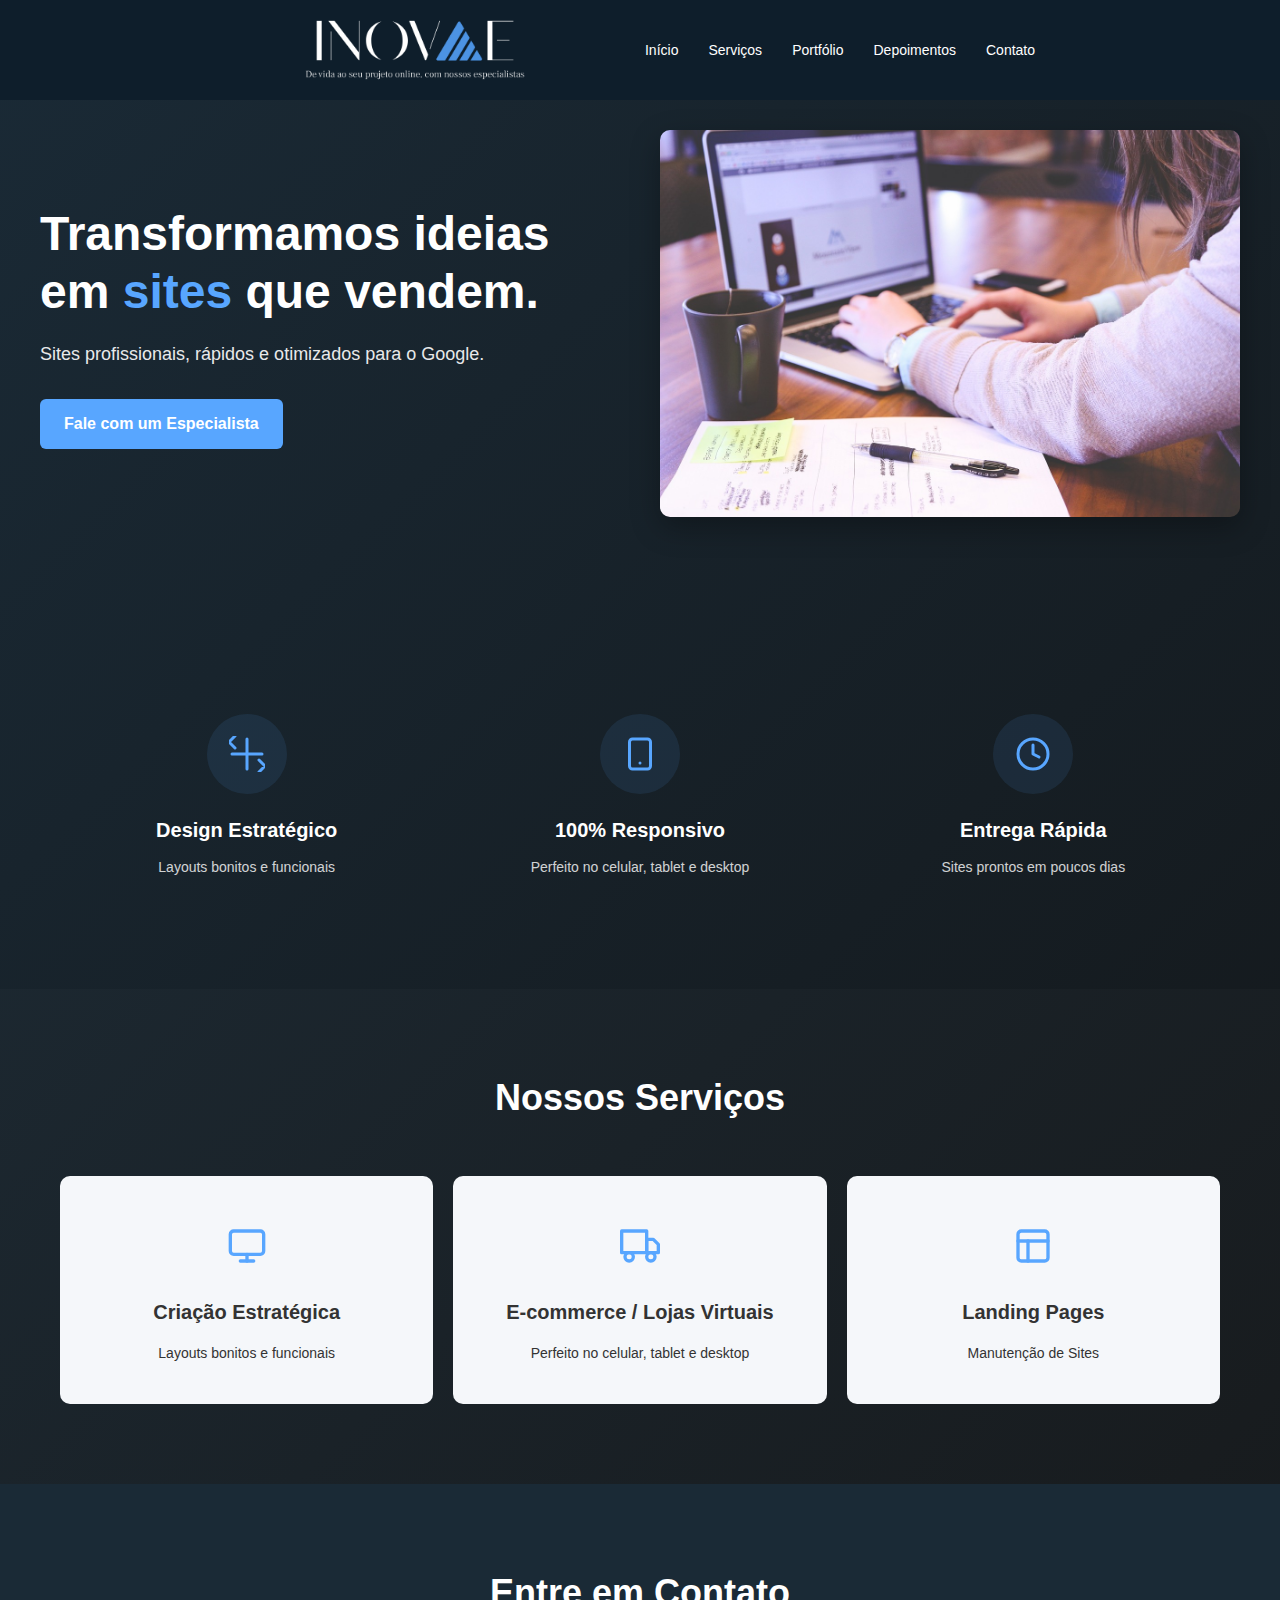
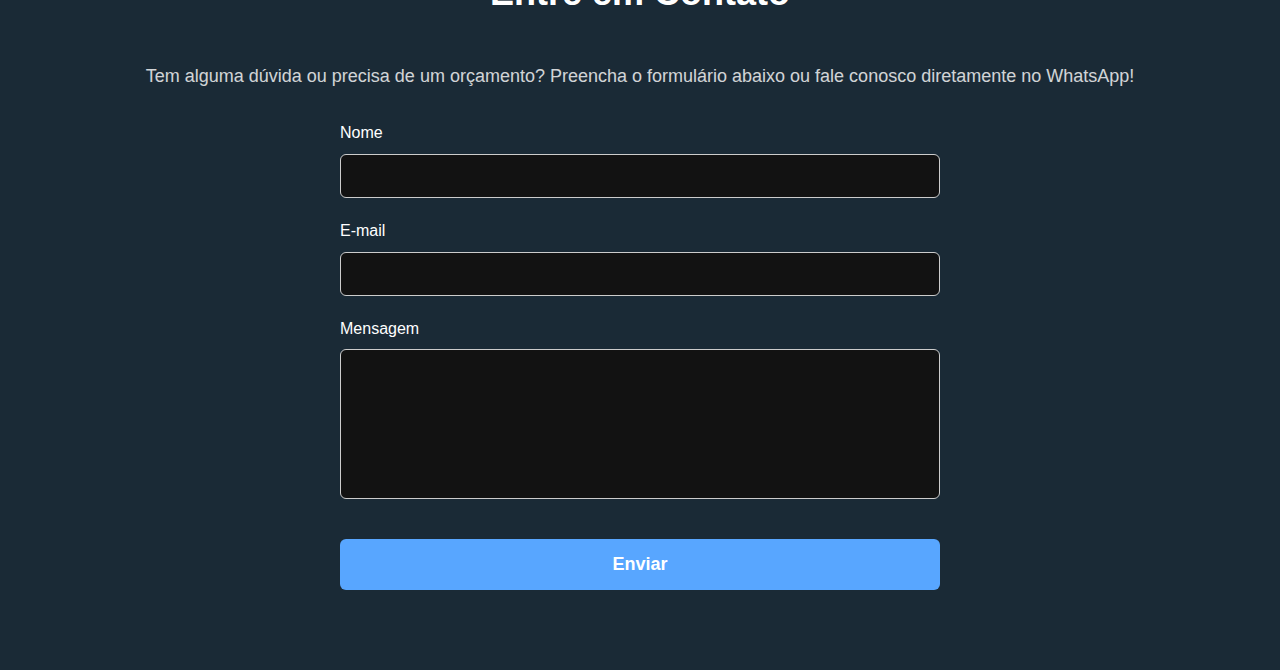
<file: Inovae/index.html>
<!DOCTYPE html>
<html lang="pt-BR">
<head>
    <meta charset="UTF-8">
    <meta name="viewport" content="width=device-width, initial-scale=1.0">
    <link rel="stylesheet" href="./style.css">
    <title>INOVAE - Transformamos ideias em sites que vendem</title>
    </head>
    <body>
        <!-- Header -->
        <header>
            <div class="container header-content">
                <div class="logo">
                    <img src="./img/Logo Inovae.webp" alt="Logo INOVAE" class="logo-img">
                </div>
                <nav>
                    <ul>
                        <li><a href="#inicio">Início</a></li>
                        <li><a href="#servicos">Serviços</a></li>
                        <li><a href="#portfolio">Portfólio</a></li>
                        <li><a href="#depoimentos">Depoimentos</a></li>
                        <li><a href="#contato">Contato</a></li>
                    </ul>
                </nav>
            </div>
        </header>
        
        <!-- Hero Section -->
        <section id="inicio" class="hero container">
            <div class="hero-text">
                <h1>Transformamos ideias em <span>sites</span> que vendem.</h1>
                <p>Sites profissionais, rápidos e otimizados para o Google.</p>
                <!-- Link para o WhatsApp -->
                <a href="https://wa.me/5517992525663?text=Olá,%20me%20interessei%20pelos%20serviços%20de%20vocês%20gostaria%20de%20fazer%20um%20orçamento" id="contact-btn" class="btn" target="_blank">Fale com um Especialista</a>
            </div>
            <div class="hero-image">
                <img src="./img/student-849822_1280.jpg" alt="Desenvolvimento web profissional">
            </div>
        </section>
        
        <!-- Benefits Section -->
        <section class="benefits">
            <div class="container benefits-container">
                <div class="benefit-item">
                    <div class="benefit-icon">
                        <svg xmlns="http://www.w3.org/2000/svg" width="36" height="36" viewBox="0 0 24 24" fill="none" stroke="#58a6ff" stroke-width="2" stroke-linecap="round" stroke-linejoin="round">
                            <path d="M2 12h20M12 2v20M20 16l4 4-4 4M4 8l-4-4 4-4"></path>
                        </svg>
                    </div>
                    <h3 class="benefit-title">Design Estratégico</h3>
                    <p class="benefit-description">Layouts bonitos e funcionais</p>
                </div>
                <div class="benefit-item">
                    <div class="benefit-icon">
                        <svg xmlns="http://www.w3.org/2000/svg" width="36" height="36" viewBox="0 0 24 24" fill="none" stroke="#58a6ff" stroke-width="2" stroke-linecap="round" stroke-linejoin="round">
                            <rect x="5" y="2" width="14" height="20" rx="2" ry="2"></rect>
                            <line x1="12" y1="18" x2="12" y2="18"></line>
                        </svg>
                    </div>
                    <h3 class="benefit-title">100% Responsivo</h3>
                    <p class="benefit-description">Perfeito no celular, tablet e desktop</p>
                </div>
                <div class="benefit-item">
                    <div class="benefit-icon">
                        <svg xmlns="http://www.w3.org/2000/svg" width="36" height="36" viewBox="0 0 24 24" fill="none" stroke="#58a6ff" stroke-width="2" stroke-linecap="round" stroke-linejoin="round">
                            <circle cx="12" cy="12" r="10"></circle>
                            <polyline points="12 6 12 12 16 14"></polyline>
                        </svg>
                    </div>
                    <h3 class="benefit-title">Entrega Rápida</h3>
                    <p class="benefit-description">Sites prontos em poucos dias</p>
                </div>
            </div>
        </section>
        
        <!-- Services Section -->
        <section id="servicos" class="services">
            <div class="container">
                <h2 class="section-title">Nossos Serviços</h2>
                <div class="services-container">
                    <div class="service-card">
                        <div class="service-icon">
                            <svg xmlns="http://www.w3.org/2000/svg" width="40" height="40" viewBox="0 0 24 24" fill="none" stroke="#58a6ff" stroke-width="2" stroke-linecap="round" stroke-linejoin="round">
                                <rect x="2" y="3" width="20" height="14" rx="2" ry="2"></rect>
                                <line x1="8" y1="21" x2="16" y2="21"></line>
                                <line x1="12" y1="17" x2="12" y2="21"></line>
                            </svg>
                        </div>
                        <h3 class="service-title">Criação Estratégica</h3>
                        <p class="service-description">Layouts bonitos e funcionais</p>
                    </div>
                    <div class="service-card">
                        <div class="service-icon">
                            <svg xmlns="http://www.w3.org/2000/svg" width="40" height="40" viewBox="0 0 24 24" fill="none" stroke="#58a6ff" stroke-width="2" stroke-linecap="round" stroke-linejoin="round">
                                <rect x="1" y="3" width="15" height="13"></rect>
                                <polygon points="16 8 20 8 23 11 23 16 16 16 16 8"></polygon>
                                <circle cx="5.5" cy="18.5" r="2.5"></circle>
                                <circle cx="18.5" cy="18.5" r="2.5"></circle>
                            </svg>
                        </div>
                        <h3 class="service-title">E-commerce / Lojas Virtuais</h3>
                        <p class="service-description">Perfeito no celular, tablet e desktop</p>
                    </div>
                    <div class="service-card">
                        <div class="service-icon">
                            <svg xmlns="http://www.w3.org/2000/svg" width="40" height="40" viewBox="0 0 24 24" fill="none" stroke="#58a6ff" stroke-width="2" stroke-linecap="round" stroke-linejoin="round">
                                <rect x="3" y="3" width="18" height="18" rx="2" ry="2"></rect>
                                <line x1="3" y1="9" x2="21" y2="9"></line>
                                <line x1="9" y1="21" x2="9" y2="9"></line>
                            </svg>
                        </div>
                        <h3 class="service-title">Landing Pages</h3>
                        <p class="service-description">Manutenção de Sites</p>
                    </div>
                </div>
            </div>
        </section>
        <!-- Contact Section -->
        <section id="contato" class="contact">
            <div class="container">
                <h2 class="section-title">Entre em Contato</h2>
                <p>Tem alguma dúvida ou precisa de um orçamento? Preencha o formulário abaixo ou fale conosco diretamente no WhatsApp!</p>
                <!-- Formulário de Contato -->
                <form action="https://docs.google.com/forms/d/e/{SEU_FORM_ID}/formResponse" method="POST" id="contactForm">
                    <div class="form-group">
                        <label for="nome">Nome</label>
                        <input type="text" id="nome" name="entry.1234567890" required>
                    </div>
                    <div class="form-group">
                        <label for="email">E-mail</label>
                        <input type="email" id="email" name="entry.0987654321" required>
                    </div>
                    <div class="form-group">
                        <label for="mensagem">Mensagem</label>
                        <textarea id="mensagem" name="entry.1122334455" rows="4" required></textarea>
                    </div>
                    <button type="submit" class="btn">Enviar</button>
                </form>
            </div>
        </section>
        <header>
            <div class="container header-content">
                <div class="logo">
                    <img src="./img/Logo Inovae.webp" alt="Logo INOVAE" class="logo-img">
                </div>
            
                <!-- Menu (lado direito no desktop) -->
                <nav id="menu">
                    <ul>
                    <li><a href="#inicio">Início</a></li>
                    <li><a href="#servicos">Serviços</a></li>
                    <li><a href="#portfolio">Portfólio</a></li>
                    <li><a href="#depoimentos">Depoimentos</a></li>
                    <li><a href="#contato">Contato</a></li>
                    </ul>
                </nav>
                </div>
        </header>
        <script src="script.js"></script>
    </body>
    </html>
</file>
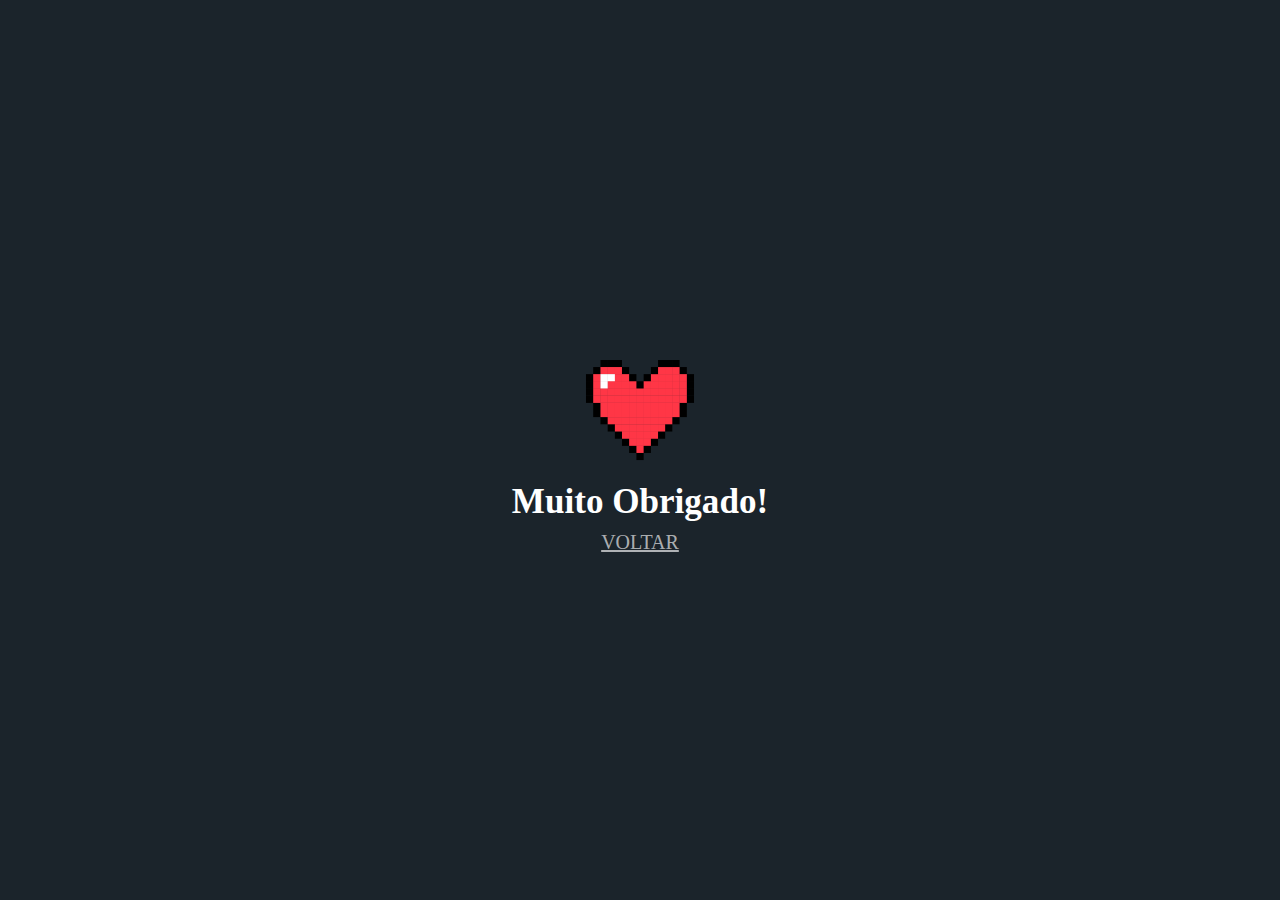
<file: Inovae/thanks.html>
<!DOCTYPE html>
<html lang="pt-br">
<head>
    <meta charset="UTF-8">
    <meta name="viewport" content="width=device-width, initial-scale=1.0">
    <link rel="stylesheet" href="styles/thanks.css">
    <title>Thanks</title>
</head>
<body>
    <main>
        <div class="">
            <img style="width: 130px;" src="img/heart.png" alt="coração em pixel">
            <h3>Muito Obrigado!</h3>
        </div>
        <div class="backToIndex">
            <a href="index.html">VOLTAR</a>
        </div>
    </main>
</body>
</html>
</file>
<file: Inovae/style.css>
* {
    margin: 0;
    padding: 0;
    box-sizing: border-box;
}

body {
    font-family: 'Inter', sans-serif;
    background: linear-gradient(135deg, #1a2a36 0%, #121212 100%);
    color: #fff;
    line-height: 1.6;
}

.container {
    max-width: 1200px;
    margin: 0 auto;
    padding: 0 20px;
}

.logo-img {
    max-height: 300px;
    height: auto;
    width: auto;
}
/* Header */
header {
    position: fixed;
    top: 0;
    width: 100%;
    height: 100px;
    background-color: #0e1e2b;
    display: flex;
    align-items: center;
    justify-content: space-between;
    padding-right: 50px; /* Só padding à direita */
    padding-left: 0;      /* Remove espaço à esquerda */
    z-index: 1000;
}

.header-content {
    display: flex;
    justify-content: space-between;
    align-items: center;
}

.logo {
    height: 100%;
    display: flex;
    align-items: center;
    margin-left: 20px; /* Só um espacinho pra não ficar grudado demais */
}

nav ul {
    display: flex;
    list-style: none;
}

nav ul li {
    margin-left: 30px;
}

nav ul li a {
    color: #fff;
    text-decoration: none;
    font-size: 14px;
    font-weight: 500;
    transition: color 0.3s;
}

nav ul li a:hover {
    color: #58a6ff;
}

/* Hero Section */
.hero {
    padding: 130px 0 80px;
    display: flex;
    align-items: center;
    justify-content: space-between;
}

.hero-text {
    flex: 1;
    padding-right: 40px;
}

.hero-text h1 {
    font-size: 48px;
    font-weight: 700;
    margin-bottom: 20px;
    line-height: 1.2;
}

.hero-text h1 span {
    color: #58a6ff;
}

.hero-text p {
    font-size: 18px;
    margin-bottom: 30px;
    opacity: 0.9;
}

.hero-image {
    flex: 1;
    text-align: right;
}

.hero-image img {
    max-width: 100%;
    border-radius: 10px;
    box-shadow: 0 10px 30px rgba(0, 0, 0, 0.3);
}

.btn {
    background-color: #58a6ff;
    color: #fff;
    padding: 12px 24px;
    border-radius: 6px;
    text-decoration: none;
    font-weight: 600;
    display: inline-block;
    border: none;
    cursor: pointer;
    transition: all 0.3s;
}

.btn:hover {
    background-color: #4a8fe7;
    transform: translateY(-2px);
}

/* Benefits Section */
.benefits {
    padding: 80px 0;
}

.benefits-container {
    display: flex;
    justify-content: space-between;
    flex-wrap: wrap;
    gap: 20px;
}

.benefit-item {
    flex: 1;
    min-width: 300px;
    text-align: center;
    padding: 30px 20px;
    transition: transform 0.3s;
}

.benefit-item:hover {
    transform: translateY(-5px);
}

.benefit-icon {
    background-color: rgba(88, 166, 255, 0.1);
    width: 80px;
    height: 80px;
    border-radius: 50%;
    display: flex;
    align-items: center;
    justify-content: center;
    margin: 0 auto 20px;
}

.benefit-icon i {
    color: #58a6ff;
    font-size: 36px;
}

.benefit-title {
    font-size: 20px;
    font-weight: 600;
    margin-bottom: 10px;
}

.benefit-description {
    font-size: 14px;
    opacity: 0.8;
}

/* Services Section */
.services {
    padding: 80px 0;
    background-color: rgba(255, 255, 255, 0.02);
}

.section-title {
    text-align: center;
    font-size: 36px;
    font-weight: 700;
    margin-bottom: 50px;
}

.services-container {
    display: flex;
    justify-content: space-between;
    flex-wrap: wrap;
    gap: 20px;
}

.service-card {
    flex: 1;
    min-width: 300px;
    background-color: #f5f7fa;
    color: #333;
    border-radius: 10px;
    padding: 40px 30px;
    text-align: center;
    transition: all 0.3s;
}

.service-card:hover {
    transform: translateY(-10px);
    box-shadow: 0 15px 30px rgba(0, 0, 0, 0.2);
}

.service-icon {
    width: 60px;
    height: 60px;
    margin: 0 auto 20px;
    display: flex;
    align-items: center;
    justify-content: center;
}

.service-icon i {
    color: #58a6ff;
    font-size: 40px;
}

.service-title {
    font-size: 20px;
    font-weight: 600;
    margin-bottom: 15px;
}

.service-description {
    font-size: 14px;
    line-height: 1.5;
}

/* Contact Section */
.contact {
    padding: 80px 0;
    background-color: #1a2a36;
    text-align: center;
}

.contact h2 {
    font-size: 36px;
    font-weight: 700;
    margin-bottom: 40px;
}

.contact p {
    font-size: 18px;
    margin-bottom: 30px;
    opacity: 0.8;
}

.contact form {
    display: flex;
    flex-direction: column;
    gap: 20px;
    max-width: 600px;
    margin: 0 auto;
}

.contact .form-group {
    display: flex;
    flex-direction: column;
    gap: 8px;
    text-align: left;
}

.contact .form-group input,
.contact .form-group textarea {
    padding: 12px;
    border: 1px solid #ccc;
    border-radius: 6px;
    background-color: #121212;
    color: #fff;
    font-size: 16px;
    resize: none;
    width: 100%;
}

.contact .form-group textarea {
    height: 150px;
}

.contact .btn {
    margin-top: 20px;
    padding: 15px 30px;
    font-size: 18px;
    background-color: #58a6ff;
    color: white;
    border-radius: 6px;
    cursor: pointer;
    transition: background-color 0.3s;
}

.contact .btn:hover {
    background-color: #4a8fe7;
}

/* Responsive */
@media (max-width: 992px) {
    .hero {
        flex-direction: column;
        text-align: center;
    }
    
    .hero-text {
        padding-right: 0;
        margin-bottom: 40px;
    }
    
    .benefits-container, .services-container {
        flex-direction: column;
        align-items: center;
    }
    
    .benefit-item, .service-card {
        max-width: 500px;
        margin-bottom: 20px;
    }

    .contact form {
        width: 90%;
    }
}

@media (max-width: 768px) {
    header {
        padding: 15px 0;
    }
    
    .header-content {
        flex-direction: column;
    }
    
    .logo {
        margin-bottom: 15px;
    }
    
    nav ul {
        flex-wrap: wrap;
        justify-content: center;
    }
    
    nav ul li {
        margin: 5px 15px;
    }
    
    .hero {
        padding: 130px 0 60px;
    }
    
    .hero-text h1 {
        font-size: 32px;
    }
    
    .section-title {
        font-size: 28px;
    }
}

/* Esconde o botão em telas grandes */
.mobile-menu-icon {
    display: none;
    cursor: pointer;
}

/* Mobile styles */
@media (max-width: 768px) {
    nav {
        display: none;
        flex-direction: column;
        align-items: center;
        width: 100%;
        background-color: #0e1e2b;
        position: absolute;
        top: 100px;
        left: 0;
    }

    nav.show {
        display: flex;
    }

    .mobile-menu-icon {
        display: block;
        position: absolute;
        right: 20px;
    }

    .header-content {
        display: flex;
        justify-content: space-between;
        align-items: center;
        position: relative;
        padding: 10px 20px;
      }
      
      /* Deixa a logo exatamente no centro absoluto */
      .logo {
        position: absolute;
        left: 50%;
        transform: translateX(-50%);
      }
      
      /* Ícone do menu no mobile */
      .mobile-menu-icon {
        display: none;
      }
      
      /* Esconde menu no mobile */
      @media (max-width: 768px) {
        nav {
          display: none;
          position: absolute;
          top: 60px;
          right: 0;
          width: 100%;
          background: #000;
          flex-direction: column;
        }
      
        nav.active {
          display: flex;
        }
      
        .mobile-menu-icon {
          display: block;
          z-index: 2;
        }
      }
}
</file>
<file: Inovae/styles/thanks.css>
* {
    padding: 0;
    margin: 0;
    box-sizing: border-box;
}

main {
    display: flex;
    justify-content: center;
    align-items: center;
    flex-direction: column;

    height: 100vh;
    text-align: center;
    background-color: #1B242B;
    color: #fff;
    font-size: 30px;
}

.backToIndex a {
    margin-top: 5px;
    color: #ffffffa6;
    font-size: 20px;
}
</file>
